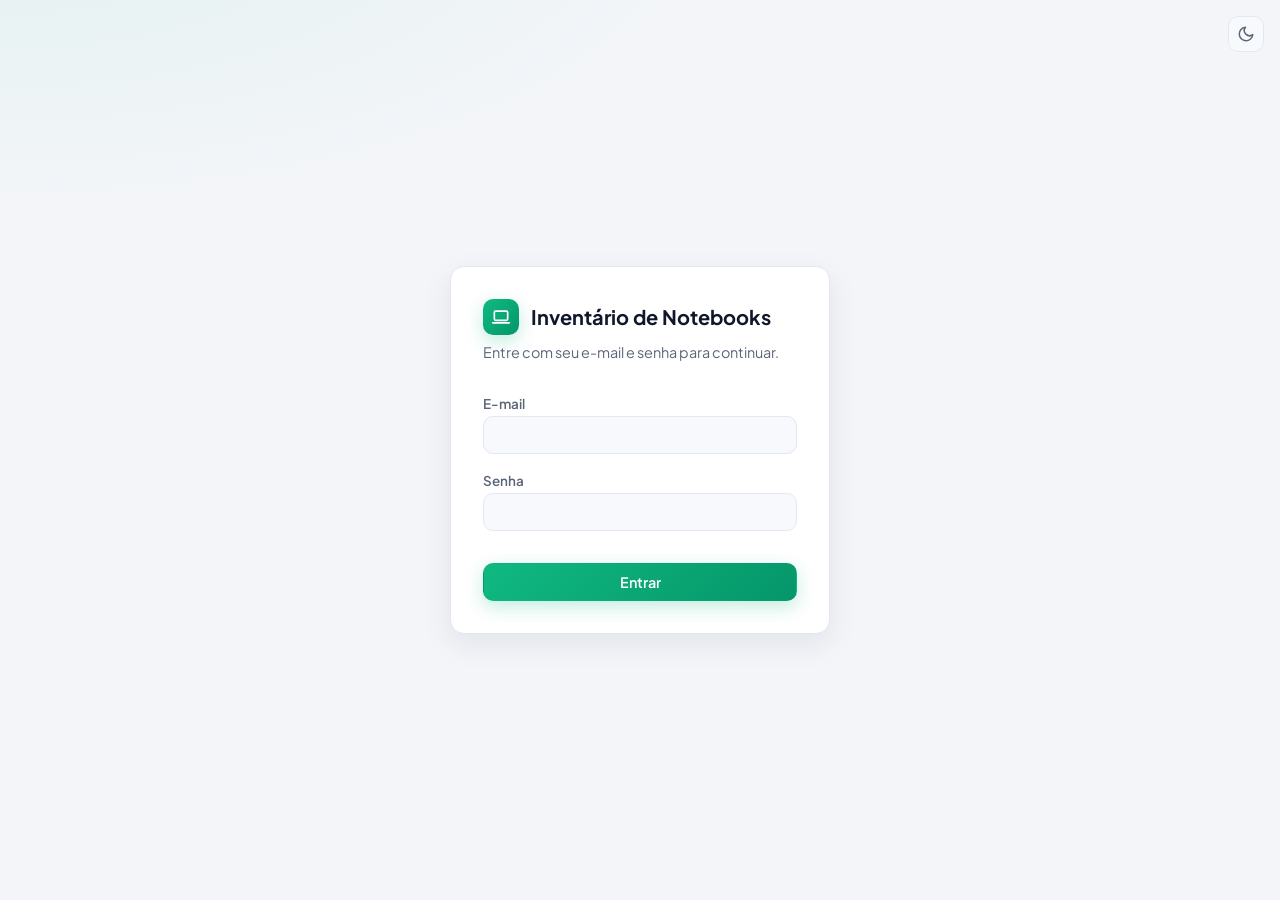
<file: OpenInvent/frontend/index.html>
<!doctype html>
<html lang="pt-br">
<head>
  <meta charset="UTF-8" />
  <meta name="viewport" content="width=device-width, initial-scale=1.0" />
  <title>Inventário de Notebooks</title>
  <link rel="stylesheet" href="css/theme.css?v=3" />
  <link rel="stylesheet" href="css/reset.css?v=3" />
  <script src="js/theme.js?v=3"></script>
</head>
<body>
  <script type="module">
    import { getToken } from "./js/api.js?v=2";
    window.location.replace(getToken() ? "dashboard.html" : "login.html");
  </script>
</body>
</html>
</file>
<file: OpenInvent/frontend/css/theme.css>
/*
 * Tokens de tema. Todas as cores do frontend saem daqui — os outros arquivos
 * CSS só usam var(--...). O tema ativo é definido em <html data-theme="...">
 * por js/theme.js (escolha salva do usuário ou preferência do sistema).
 * Sem atributo, vale o tema escuro.
 */

:root,
:root[data-theme="dark"] {
  color-scheme: dark;

  --color-bg: #151d2c;
  --color-bg-glow: rgba(16, 185, 129, 0.06);
  --color-surface: #1c2537;
  --color-surface-2: #222c40;
  --color-surface-hover: #283349;
  --color-border: #2c374c;
  --color-border-strong: #3b4861;

  --color-text: #e8edf5;
  --color-text-muted: #95a1b6;
  --color-text-subtle: #66728b;

  --color-primary: #10b981;
  --color-primary-strong: #059669;
  --color-primary-soft: rgba(16, 185, 129, 0.14);
  --color-primary-text: #34d399;
  --color-on-primary: #ffffff;

  --color-blue: #60a5fa;
  --color-blue-soft: rgba(59, 130, 246, 0.16);
  --color-amber: #fbbf24;
  --color-amber-soft: rgba(245, 158, 11, 0.16);
  --color-purple: #a78bfa;
  --color-purple-soft: rgba(139, 92, 246, 0.18);
  --color-gray: #9aa7bb;
  --color-gray-soft: rgba(148, 163, 184, 0.14);
  --color-danger: #f87171;
  --color-danger-soft: rgba(239, 68, 68, 0.16);
  --color-danger-solid: #ef4444;

  --shadow-sm: 0 1px 2px rgba(0, 0, 0, 0.3);
  --shadow-md: 0 10px 30px rgba(0, 0, 0, 0.35);
  --shadow-primary: 0 6px 18px rgba(16, 185, 129, 0.28);
  --backdrop: rgba(4, 9, 18, 0.66);
}

:root[data-theme="light"] {
  color-scheme: light;

  --color-bg: #f3f5f9;
  --color-bg-glow: rgba(16, 185, 129, 0.07);
  --color-surface: #ffffff;
  --color-surface-2: #f7f9fc;
  --color-surface-hover: #eef2f7;
  --color-border: #e2e8f0;
  --color-border-strong: #cbd5e1;

  --color-text: #0f172a;
  --color-text-muted: #5b6578;
  --color-text-subtle: #8a94a6;

  --color-primary: #10b981;
  --color-primary-strong: #059669;
  --color-primary-soft: rgba(16, 185, 129, 0.12);
  --color-primary-text: #047857;
  --color-on-primary: #ffffff;

  --color-blue: #1d4ed8;
  --color-blue-soft: rgba(59, 130, 246, 0.12);
  --color-amber: #b45309;
  --color-amber-soft: rgba(245, 158, 11, 0.16);
  --color-purple: #6d28d9;
  --color-purple-soft: rgba(139, 92, 246, 0.12);
  --color-gray: #475569;
  --color-gray-soft: rgba(100, 116, 139, 0.13);
  --color-danger: #dc2626;
  --color-danger-soft: rgba(239, 68, 68, 0.1);
  --color-danger-solid: #dc2626;

  --shadow-sm: 0 1px 2px rgba(15, 23, 42, 0.05);
  --shadow-md: 0 10px 30px rgba(15, 23, 42, 0.08);
  --shadow-primary: 0 6px 18px rgba(16, 185, 129, 0.25);
  --backdrop: rgba(15, 23, 42, 0.45);
}

:root {
  --radius: 10px;
  --radius-lg: 14px;
  --font-sans: "Plus Jakarta Sans", -apple-system, BlinkMacSystemFont, "Segoe UI", Roboto,
    Helvetica, Arial, sans-serif;
}
</file>
<file: OpenInvent/frontend/css/layout.css>
/* Cores e raios vêm de css/theme.css. */

/* ---- app shell ---- */

.app-header {
  position: sticky;
  top: 0;
  z-index: 40;
  display: flex;
  align-items: center;
  justify-content: space-between;
  gap: 16px;
  padding: 14px 32px;
  background: var(--color-surface);
  border-bottom: 1px solid var(--color-border);
  box-shadow: var(--shadow-sm);
}

.app-header h1 {
  display: flex;
  align-items: center;
  gap: 12px;
  font-size: 1.1rem;
  font-weight: 700;
  letter-spacing: -0.01em;
  white-space: nowrap;
}

/* Marca: quadrado verde com ícone de notebook. */
.app-header h1::before,
.login-card h1::before {
  content: "";
  flex: none;
  width: 36px;
  height: 36px;
  border-radius: 10px;
  background:
    url("data:image/svg+xml;utf8,<svg xmlns='http://www.w3.org/2000/svg' viewBox='0 0 24 24' fill='none' stroke='white' stroke-width='2' stroke-linecap='round' stroke-linejoin='round'><rect x='4' y='5' width='16' height='11' rx='1.5'/><path d='M2 19h20'/></svg>")
      center / 20px no-repeat,
    linear-gradient(135deg, var(--color-primary), var(--color-primary-strong));
  box-shadow: var(--shadow-primary);
}

.app-header .header-left {
  display: flex;
  align-items: center;
  gap: 28px;
  min-width: 0;
}

.app-nav {
  display: flex;
  flex-wrap: wrap;
  gap: 4px;
}

.app-nav a {
  padding: 8px 14px;
  border-radius: var(--radius);
  font-size: 0.9rem;
  font-weight: 500;
  text-decoration: none;
  color: var(--color-text-muted);
  transition: background 0.15s ease, color 0.15s ease;
}

.app-nav a:hover {
  background: var(--color-surface-hover);
  color: var(--color-text);
}

.app-nav a.active {
  background: var(--color-primary-soft);
  color: var(--color-primary-text);
  font-weight: 600;
  box-shadow: inset 0 0 0 1px var(--color-primary-soft);
}

.app-header .user-info {
  display: flex;
  align-items: center;
  gap: 12px;
  font-size: 0.88rem;
  color: var(--color-text-muted);
  white-space: nowrap;
}

/* ---- botão de tema (inserido por js/theme.js) ---- */

.theme-toggle {
  display: inline-flex;
  align-items: center;
  justify-content: center;
  width: 36px;
  height: 36px;
  padding: 0;
  border: 1px solid var(--color-border);
  border-radius: var(--radius);
  background: var(--color-surface-2);
  color: var(--color-text-muted);
  transition: background 0.15s ease, color 0.15s ease, border-color 0.15s ease;
}

.theme-toggle:hover {
  background: var(--color-surface-hover);
  color: var(--color-primary-text);
  border-color: var(--color-border-strong);
}

.theme-toggle svg {
  width: 18px;
  height: 18px;
}

/* Na tela de login não há cabeçalho: botão fica no canto. */
.theme-toggle.theme-toggle-floating {
  position: fixed;
  top: 16px;
  right: 16px;
}

/* ---- dashboard ---- */

.card-grid {
  display: grid;
  grid-template-columns: repeat(auto-fit, minmax(180px, 1fr));
  gap: 16px;
  margin-bottom: 32px;
}

.stat-card {
  --accent: var(--color-primary-text);
  --accent-soft: var(--color-primary-soft);
  --icon: none;

  position: relative;
  display: flex;
  flex-direction: column;
  gap: 10px;
  min-height: 118px;
  padding: 20px 64px 20px 20px;
  background: var(--color-surface);
  border: 1px solid var(--color-border);
  border-radius: var(--radius-lg);
  box-shadow: var(--shadow-sm);
}

/* Quadrado do ícone (fundo) + ícone (máscara) no canto superior direito. */
.stat-card::before,
.stat-card::after {
  content: "";
  position: absolute;
  top: 18px;
  right: 18px;
  width: 42px;
  height: 42px;
  border-radius: var(--radius);
}

.stat-card::before {
  background: var(--accent-soft);
}

.stat-card::after {
  background: var(--accent);
  -webkit-mask: var(--icon) center / 20px no-repeat;
  mask: var(--icon) center / 20px no-repeat;
}

.stat-card:has(#card-em-estoque) {
  --accent: var(--color-primary-text);
  --accent-soft: var(--color-primary-soft);
  --icon: url("data:image/svg+xml;utf8,<svg xmlns='http://www.w3.org/2000/svg' viewBox='0 0 24 24' fill='none' stroke='black' stroke-width='2' stroke-linecap='round' stroke-linejoin='round'><path d='M21 8l-9-5-9 5 9 5 9-5z'/><path d='M3 8v8l9 5 9-5V8'/><path d='M12 13v8'/></svg>");
}

.stat-card:has(#card-em-uso) {
  --accent: var(--color-blue);
  --accent-soft: var(--color-blue-soft);
  --icon: url("data:image/svg+xml;utf8,<svg xmlns='http://www.w3.org/2000/svg' viewBox='0 0 24 24' fill='none' stroke='black' stroke-width='2' stroke-linecap='round' stroke-linejoin='round'><circle cx='12' cy='12' r='9'/><path d='M8 12.5l2.8 2.8L16 9.5'/></svg>");
}

.stat-card:has(#card-manutencao) {
  --accent: var(--color-amber);
  --accent-soft: var(--color-amber-soft);
  --icon: url("data:image/svg+xml;utf8,<svg xmlns='http://www.w3.org/2000/svg' viewBox='0 0 24 24' fill='none' stroke='black' stroke-width='2' stroke-linecap='round' stroke-linejoin='round'><path d='M12 3.5L22 20H2L12 3.5z'/><path d='M12 10v4'/><path d='M12 17h.01'/></svg>");
}

.stat-card:has(#card-inativo) {
  --accent: var(--color-gray);
  --accent-soft: var(--color-gray-soft);
  --icon: url("data:image/svg+xml;utf8,<svg xmlns='http://www.w3.org/2000/svg' viewBox='0 0 24 24' fill='none' stroke='black' stroke-width='2' stroke-linecap='round' stroke-linejoin='round'><rect x='3' y='4' width='18' height='5' rx='1'/><path d='M5 9v10a1 1 0 0 0 1 1h12a1 1 0 0 0 1-1V9'/><path d='M10 13h4'/></svg>");
}

.stat-card:has(#card-total) {
  --accent: var(--color-purple);
  --accent-soft: var(--color-purple-soft);
  --icon: url("data:image/svg+xml;utf8,<svg xmlns='http://www.w3.org/2000/svg' viewBox='0 0 24 24' fill='none' stroke='black' stroke-width='2' stroke-linecap='round' stroke-linejoin='round'><path d='M12 3l9 5-9 5-9-5 9-5z'/><path d='M3 13l9 5 9-5'/><path d='M3 17l9 5 9-5'/></svg>");
}

a.stat-card {
  color: inherit;
  text-decoration: none;
  transition: border-color 0.15s ease, box-shadow 0.15s ease, transform 0.15s ease;
}

/* Cards são links: remove o sublinhado padrão em todos os estados e filhos. */
a.stat-card,
a.stat-card:link,
a.stat-card:visited,
a.stat-card:hover,
a.stat-card:active,
a.stat-card:focus,
a.stat-card * {
  color: inherit;
  text-decoration: none;
}

a.stat-card:hover,
a.stat-card:focus-visible {
  border-color: var(--accent);
  box-shadow: var(--shadow-md);
  transform: translateY(-2px);
  outline: none;
}

.stat-card .stat-value {
  margin-top: auto; /* alinha os números mesmo se um rótulo quebrar linha */
  font-size: 2rem;
  font-weight: 700;
  line-height: 1.1;
  letter-spacing: -0.02em;
}

/* Rótulo em cima, valor embaixo (como na referência visual). */
.stat-card .stat-label {
  order: -1;
  font-size: 0.86rem;
  font-weight: 500;
}

a.stat-card .stat-label {
  color: var(--color-text-muted);
}

.section-title {
  font-size: 1.05rem;
  font-weight: 700;
  margin-bottom: 14px;
  letter-spacing: -0.01em;
}

.section-title span {
  color: var(--color-text-subtle);
  font-weight: 500;
}

/* ---- detalhes do notebook ---- */

.detail-card {
  background: var(--color-surface);
  border: 1px solid var(--color-border);
  border-radius: var(--radius-lg);
  box-shadow: var(--shadow-sm);
  padding: 22px 24px;
  margin-bottom: 32px;
}

.detail-card h2 {
  font-size: 1.3rem;
  font-weight: 700;
}

.detail-grid {
  display: grid;
  grid-template-columns: repeat(auto-fit, minmax(160px, 1fr));
  gap: 18px 24px;
  margin: 16px 0 0;
}

.detail-grid dt {
  font-size: 0.76rem;
  font-weight: 600;
  text-transform: uppercase;
  letter-spacing: 0.04em;
  color: var(--color-text-subtle);
}

.detail-grid dd {
  margin: 4px 0 0;
  font-size: 0.98rem;
  font-weight: 500;
}

.back-link {
  display: inline-block;
  margin-bottom: 16px;
  font-size: 0.9rem;
  font-weight: 600;
  color: var(--color-primary-text);
  text-decoration: none;
}

.back-link:hover {
  text-decoration: underline;
}

.app-container {
  max-width: 1140px;
  margin: 0 auto;
  padding: 28px 32px 64px;
}

.toolbar {
  display: flex;
  flex-wrap: wrap;
  align-items: center;
  gap: 12px;
  margin-bottom: 20px;
}

.toolbar .spacer {
  flex: 1;
}

/* ---- tabelas ---- */

.table-wrapper {
  background: var(--color-surface);
  border: 1px solid var(--color-border);
  border-radius: var(--radius-lg);
  box-shadow: var(--shadow-sm);
  overflow-x: auto;
}

table th,
table td {
  text-align: left;
  padding: 14px 18px;
  border-bottom: 1px solid var(--color-border);
  white-space: nowrap;
}

table th {
  font-size: 0.8rem;
  font-weight: 600;
  color: var(--color-text-muted);
  background: var(--color-surface-2);
}

table td {
  font-size: 0.92rem;
}

table tbody tr {
  transition: background 0.12s ease;
}

table tbody tr:hover td {
  background: var(--color-surface-hover);
}

table tbody tr:last-child td {
  border-bottom: none;
}

table td a:not(.btn) {
  color: var(--color-primary-text);
  font-weight: 600;
  text-decoration: none;
}

table td a:not(.btn):hover {
  text-decoration: underline;
}

/* Continua como célula de tabela (display:flex quebraria a borda da linha). */
td.actions > * + * {
  margin-left: 6px;
}

/* ---- login page ---- */

.login-page {
  display: flex;
  align-items: center;
  justify-content: center;
  min-height: 100%;
  padding: 16px;
}

.login-card {
  width: 100%;
  max-width: 380px;
  background: var(--color-surface);
  border: 1px solid var(--color-border);
  border-radius: var(--radius-lg);
  box-shadow: var(--shadow-md);
  padding: 32px;
}

.login-card h1 {
  display: flex;
  align-items: center;
  gap: 12px;
  font-size: 1.25rem;
  font-weight: 700;
  margin-bottom: 8px;
}

.subtitle {
  color: var(--color-text-muted);
  font-size: 0.9rem;
  margin-bottom: 20px;
}

@media (max-width: 860px) {
  .app-header {
    flex-wrap: wrap;
  }

  .app-header .header-left {
    flex-wrap: wrap;
    gap: 12px;
  }
}

@media (max-width: 640px) {
  .app-header,
  .app-container {
    padding-left: 16px;
    padding-right: 16px;
  }
}
</file>
<file: OpenInvent/frontend/css/components.css>
/* Cores e raios vêm de css/theme.css. */

/* ---- buttons ---- */

.btn {
  display: inline-flex;
  align-items: center;
  justify-content: center;
  gap: 6px;
  padding: 9px 16px;
  border: 1px solid var(--color-border);
  border-radius: var(--radius);
  background: var(--color-surface-2);
  color: var(--color-text);
  font-size: 0.9rem;
  font-weight: 600;
  text-decoration: none;
  transition: background 0.15s ease, border-color 0.15s ease, box-shadow 0.15s ease,
    opacity 0.15s ease, filter 0.15s ease;
}

.btn:hover:not(:disabled) {
  background: var(--color-surface-hover);
  border-color: var(--color-border-strong);
}

.btn:focus-visible {
  outline: 2px solid var(--color-primary);
  outline-offset: 2px;
}

.btn:disabled {
  opacity: 0.35;
  cursor: not-allowed;
}

.btn-sm {
  padding: 5px 11px;
  font-size: 0.8rem;
}

.btn-block {
  width: 100%;
}

.btn-primary {
  background: linear-gradient(135deg, var(--color-primary), var(--color-primary-strong));
  border-color: transparent;
  color: var(--color-on-primary);
  box-shadow: var(--shadow-primary);
}

.btn-primary:hover:not(:disabled) {
  background: linear-gradient(135deg, var(--color-primary), var(--color-primary-strong));
  border-color: transparent;
  filter: brightness(1.08);
}

.btn-sm.btn-primary {
  box-shadow: none;
}

.btn-secondary {
  background: var(--color-blue-soft);
  border-color: transparent;
  color: var(--color-blue);
}

.btn-secondary:hover:not(:disabled) {
  background: var(--color-blue-soft);
  border-color: var(--color-blue);
}

.btn-danger {
  background: var(--color-danger-soft);
  border-color: transparent;
  color: var(--color-danger);
}

.btn-danger:hover:not(:disabled) {
  background: var(--color-danger-soft);
  border-color: var(--color-danger);
}

/* ---- form ---- */

.form {
  display: flex;
  flex-direction: column;
  gap: 4px;
}

.form label {
  font-size: 0.84rem;
  font-weight: 600;
  color: var(--color-text-muted);
  margin-top: 14px;
}

.form input,
.form select,
.form textarea,
select#filter-status,
input#filter-search {
  padding: 9px 12px;
  border: 1px solid var(--color-border);
  border-radius: var(--radius);
  background: var(--color-surface-2);
  color: var(--color-text);
  font-size: 0.9rem;
  transition: border-color 0.15s ease, box-shadow 0.15s ease;
}

.form input,
.form select,
.form textarea {
  width: 100%;
}

.form input::placeholder,
.form textarea::placeholder,
input#filter-search::placeholder {
  color: var(--color-text-subtle);
}

.form input:focus,
.form select:focus,
.form textarea:focus,
select#filter-status:focus,
input#filter-search:focus {
  outline: none;
  border-color: var(--color-primary);
  box-shadow: 0 0 0 3px var(--color-primary-soft);
}

input#filter-search {
  min-width: 260px;
  padding-left: 36px;
  background-image: url("data:image/svg+xml;utf8,<svg xmlns='http://www.w3.org/2000/svg' viewBox='0 0 24 24' fill='none' stroke='%2394a3b8' stroke-width='2' stroke-linecap='round'><circle cx='11' cy='11' r='7'/><path d='M20 20l-3.5-3.5'/></svg>");
  background-repeat: no-repeat;
  background-position: 12px center;
  background-size: 16px;
}

.form textarea {
  resize: vertical;
  min-height: 76px;
}

.form-error {
  color: var(--color-danger);
  font-size: 0.85rem;
  min-height: 1.1em;
  margin-top: 10px;
}

.form-actions {
  display: flex;
  justify-content: flex-end;
  gap: 8px;
  margin-top: 20px;
}

/* ---- badges ---- */

.badge {
  display: inline-block;
  padding: 3px 10px;
  border-radius: 999px;
  font-size: 0.76rem;
  font-weight: 600;
  white-space: nowrap;
  background: var(--color-gray-soft);
  color: var(--color-gray);
}

.badge-em_estoque,
.badge-devolucao {
  background: var(--color-primary-soft);
  color: var(--color-primary-text);
}

.badge-em_uso,
.badge-retirada {
  background: var(--color-blue-soft);
  color: var(--color-blue);
}

.badge-manutencao {
  background: var(--color-amber-soft);
  color: var(--color-amber);
}

.badge-inativo {
  background: var(--color-gray-soft);
  color: var(--color-gray);
}

/* ---- modal ---- */

.modal-backdrop {
  position: fixed;
  inset: 0;
  background: var(--backdrop);
  backdrop-filter: blur(3px);
  display: flex;
  align-items: center;
  justify-content: center;
  padding: 16px;
  z-index: 50;
}

.modal-backdrop.hidden {
  display: none;
}

.modal {
  width: 100%;
  max-width: 440px;
  background: var(--color-surface);
  border: 1px solid var(--color-border);
  border-radius: var(--radius-lg);
  box-shadow: var(--shadow-md);
  padding: 26px;
  max-height: 90vh;
  overflow-y: auto;
}

.modal h2 {
  font-size: 1.15rem;
  font-weight: 700;
  margin-bottom: 4px;
}

.modal dl {
  margin-top: 16px;
}

.modal dt {
  font-size: 0.76rem;
  font-weight: 600;
  text-transform: uppercase;
  letter-spacing: 0.04em;
  color: var(--color-text-subtle);
  margin-top: 12px;
}

.modal dd {
  margin: 2px 0 0;
  font-size: 0.95rem;
}

/* ---- toast ---- */

#toast {
  position: fixed;
  bottom: 24px;
  left: 50%;
  transform: translateX(-50%) translateY(20px);
  padding: 12px 20px;
  border: 1px solid var(--color-border);
  border-left-width: 4px;
  border-radius: var(--radius);
  background: var(--color-surface);
  color: var(--color-text);
  box-shadow: var(--shadow-md);
  font-size: 0.9rem;
  font-weight: 500;
  opacity: 0;
  pointer-events: none;
  transition: opacity 0.2s ease, transform 0.2s ease;
  z-index: 100;
}

#toast.show {
  opacity: 1;
  transform: translateX(-50%) translateY(0);
  pointer-events: auto;
}

#toast.toast-info {
  border-left-color: var(--color-blue);
}

#toast.toast-error {
  border-left-color: var(--color-danger-solid);
}

#toast.toast-success {
  border-left-color: var(--color-primary);
}
</file>
